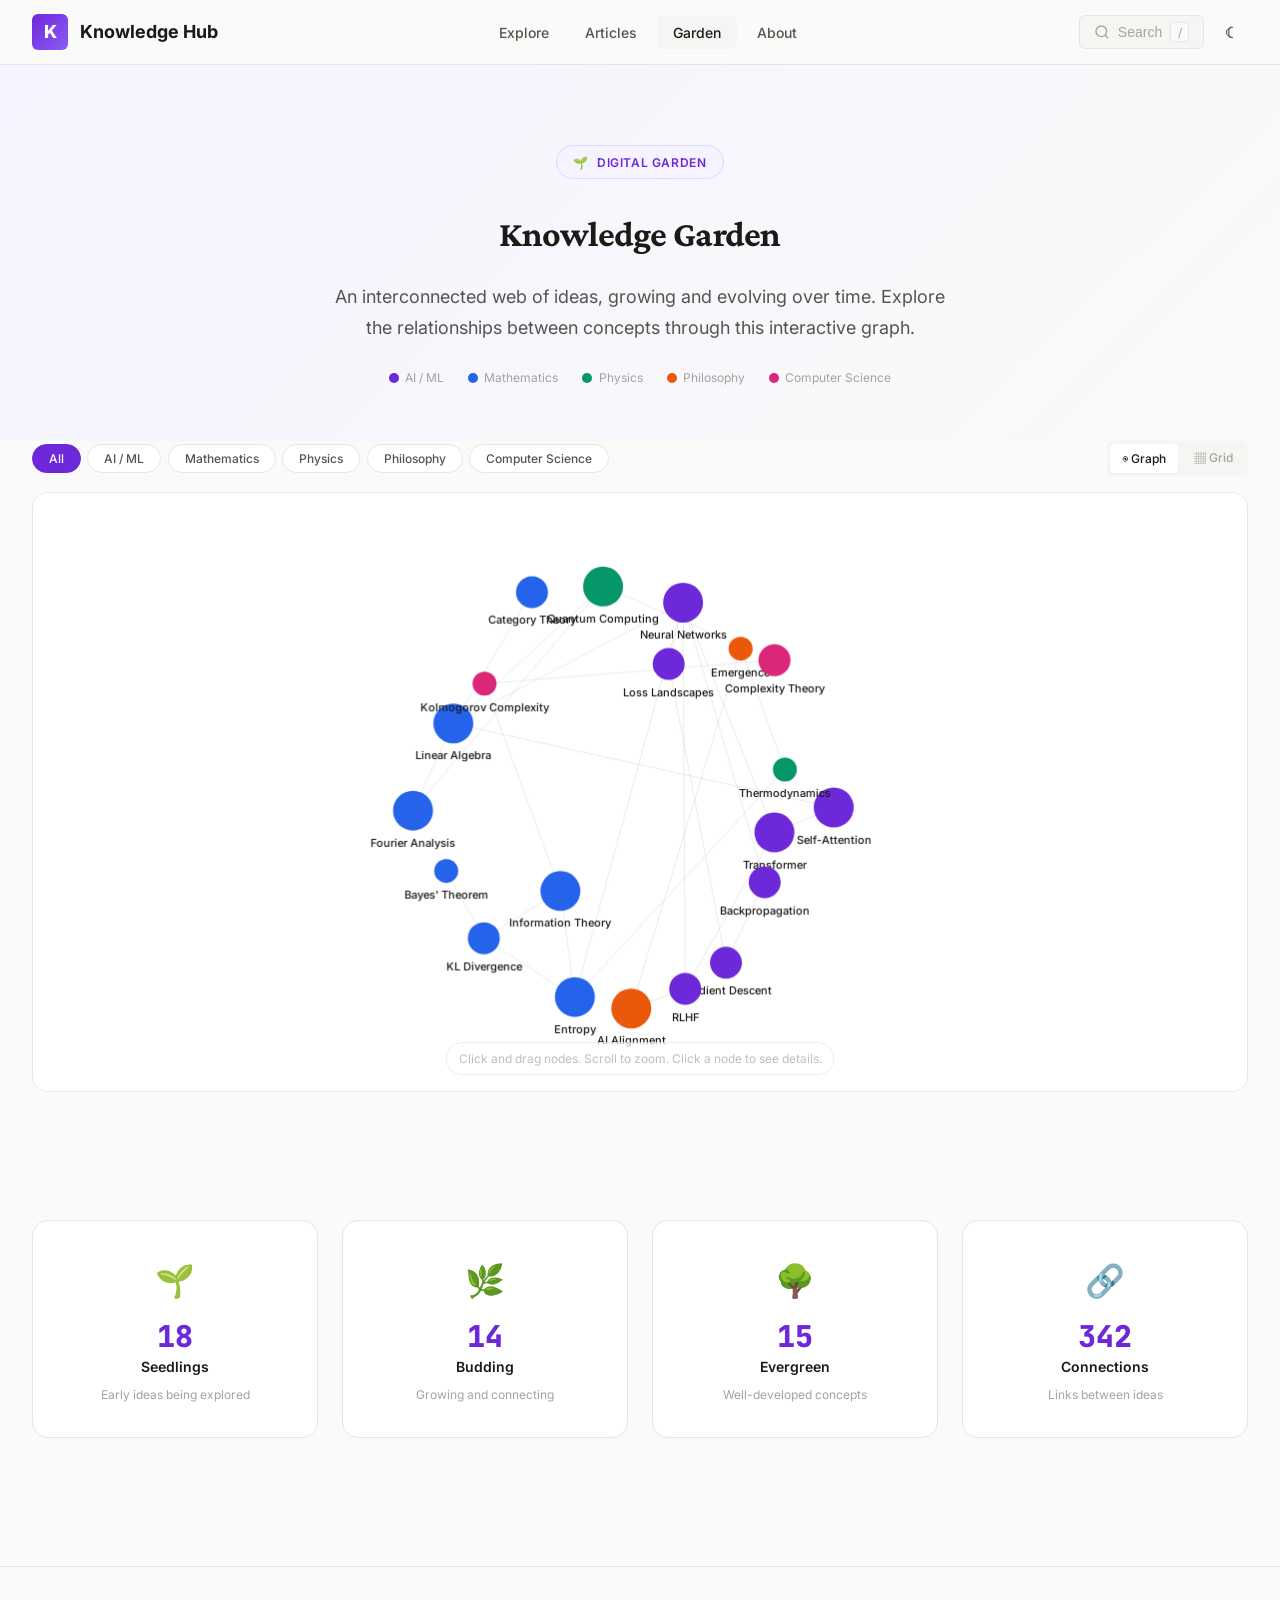
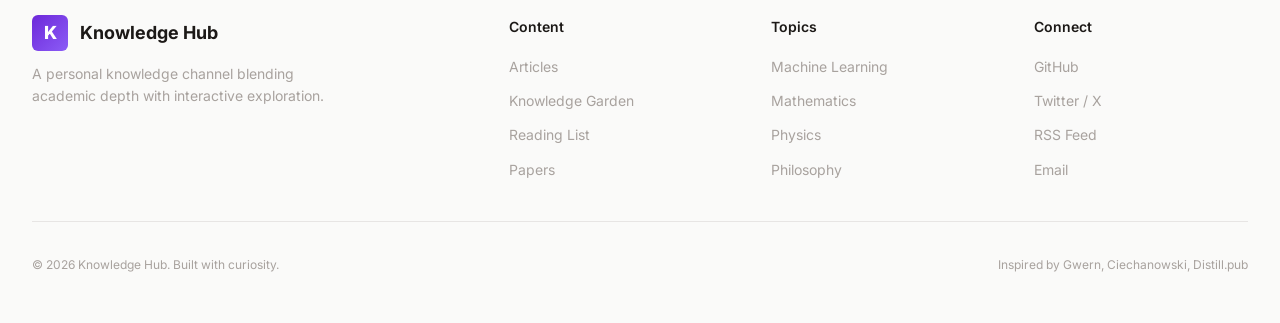
<file: garden.html>
<!DOCTYPE html>
<html lang="zh-CN" data-theme="light">
<head>
  <meta charset="UTF-8">
  <meta name="viewport" content="width=device-width, initial-scale=1.0">
  <title>Knowledge Garden — Knowledge Hub</title>
  <link rel="preconnect" href="https://fonts.googleapis.com">
  <link rel="preconnect" href="https://fonts.gstatic.com" crossorigin>
  <link href="https://fonts.googleapis.com/css2?family=Crimson+Pro:ital,wght@0,400;0,600;0,700;1,400&family=Inter:wght@400;500;600;700;800&family=JetBrains+Mono:wght@400;500&display=swap" rel="stylesheet">
  <link rel="stylesheet" href="css/style.css">
</head>
<body>

  <!-- Header -->
  <header class="site-header">
    <div class="header-inner">
      <a href="index.html" class="site-logo">
        <div class="logo-icon">K</div>
        <span>Knowledge Hub</span>
      </a>
      <nav>
        <ul class="nav-links" id="navLinks">
          <li><a href="index.html">Explore</a></li>
          <li><a href="article.html">Articles</a></li>
          <li><a href="garden.html" class="active">Garden</a></li>
          <li><a href="#">About</a></li>
        </ul>
      </nav>
      <div class="header-actions">
        <button class="search-trigger" id="searchTrigger" aria-label="Search">
          <svg width="16" height="16" viewBox="0 0 24 24" fill="none" stroke="currentColor" stroke-width="2"><circle cx="11" cy="11" r="8"/><path d="m21 21-4.3-4.3"/></svg>
          <span>Search</span>
          <kbd>/</kbd>
        </button>
        <button class="theme-toggle" id="themeToggle" aria-label="Toggle theme">
          <span class="theme-icon">&#9790;</span>
        </button>
        <button class="mobile-menu-btn" id="mobileMenuBtn" aria-label="Menu">&#9776;</button>
      </div>
    </div>
  </header>

  <!-- Search Modal -->
  <div class="search-modal" id="searchModal">
    <div class="search-box">
      <div class="search-input-wrap">
        <svg width="20" height="20" viewBox="0 0 24 24" fill="none" stroke="currentColor" stroke-width="2"><circle cx="11" cy="11" r="8"/><path d="m21 21-4.3-4.3"/></svg>
        <input type="text" class="search-input" id="searchInput" placeholder="Search articles, topics, concepts...">
      </div>
      <div class="search-results" id="searchResults">
        <div class="search-empty">Type to search across all articles and knowledge notes</div>
      </div>
    </div>
  </div>

  <!-- Garden Hero -->
  <section class="garden-hero">
    <div class="garden-hero-content">
      <div class="hero-badge">
        <span>&#127793;</span> Digital Garden
      </div>
      <h1>Knowledge Garden</h1>
      <p>An interconnected web of ideas, growing and evolving over time. Explore the relationships between concepts through this interactive graph.</p>
      <div class="garden-legend-inline">
        <div class="legend-item"><div class="legend-dot" style="background:#6d28d9"></div> AI / ML</div>
        <div class="legend-item"><div class="legend-dot" style="background:#2563eb"></div> Mathematics</div>
        <div class="legend-item"><div class="legend-dot" style="background:#059669"></div> Physics</div>
        <div class="legend-item"><div class="legend-dot" style="background:#ea580c"></div> Philosophy</div>
        <div class="legend-item"><div class="legend-dot" style="background:#db2777"></div> Computer Science</div>
      </div>
    </div>
  </section>

  <!-- Interactive Graph -->
  <section class="section" style="padding-top:0">
    <div class="graph-toolbar">
      <div class="graph-filters">
        <button class="filter-btn active" data-filter="all">All</button>
        <button class="filter-btn" data-filter="ai">AI / ML</button>
        <button class="filter-btn" data-filter="math">Mathematics</button>
        <button class="filter-btn" data-filter="physics">Physics</button>
        <button class="filter-btn" data-filter="philosophy">Philosophy</button>
        <button class="filter-btn" data-filter="cs">Computer Science</button>
      </div>
      <div class="graph-view-toggle">
        <button class="view-btn active" data-view="graph" title="Graph view">&#9673; Graph</button>
        <button class="view-btn" data-view="grid" title="Grid view">&#9638; Grid</button>
      </div>
    </div>

    <div class="graph-container" id="graphView">
      <canvas id="knowledge-graph"></canvas>
      <div class="graph-tooltip" id="graphTooltip" style="display:none">
        <h4 id="tooltipTitle"></h4>
        <p id="tooltipDesc"></p>
        <div id="tooltipMeta"></div>
      </div>
      <div class="graph-hint">Click and drag nodes. Scroll to zoom. Click a node to see details.</div>
    </div>

    <!-- Grid View (hidden by default) -->
    <div class="garden-grid-view" id="gridView" style="display:none">
      <!-- Populated by JS -->
    </div>

    <!-- Node Detail Panel -->
    <div class="node-detail-panel" id="nodeDetail" style="display:none">
      <button class="detail-close" id="detailClose">&times;</button>
      <div class="detail-header">
        <h2 id="detailTitle">Self-Attention</h2>
        <span class="growth-indicator" id="detailGrowth">&#9679; Evergreen</span>
      </div>
      <p id="detailDesc" class="detail-desc">The core mechanism behind transformers...</p>
      <div class="detail-connections">
        <h4>Connected Concepts</h4>
        <div id="detailConnections" class="detail-tags"></div>
      </div>
      <a href="article.html" class="read-more-btn" style="margin-top:1rem">Read Article &rarr;</a>
    </div>
  </section>

  <!-- Stats Section -->
  <section class="section">
    <div class="garden-stats">
      <div class="garden-stat-card">
        <div class="stat-icon">&#127793;</div>
        <div class="stat-number">18</div>
        <div class="stat-label">Seedlings</div>
        <p>Early ideas being explored</p>
      </div>
      <div class="garden-stat-card">
        <div class="stat-icon">&#127807;</div>
        <div class="stat-number">14</div>
        <div class="stat-label">Budding</div>
        <p>Growing and connecting</p>
      </div>
      <div class="garden-stat-card">
        <div class="stat-icon">&#127795;</div>
        <div class="stat-number">15</div>
        <div class="stat-label">Evergreen</div>
        <p>Well-developed concepts</p>
      </div>
      <div class="garden-stat-card">
        <div class="stat-icon">&#128279;</div>
        <div class="stat-number">342</div>
        <div class="stat-label">Connections</div>
        <p>Links between ideas</p>
      </div>
    </div>
  </section>

  <!-- Footer -->
  <footer class="site-footer">
    <div class="footer-inner">
      <div class="footer-brand">
        <a href="index.html" class="site-logo">
          <div class="logo-icon">K</div>
          <span>Knowledge Hub</span>
        </a>
        <p>A personal knowledge channel blending academic depth with interactive exploration.</p>
      </div>
      <div class="footer-col">
        <h4>Content</h4>
        <ul>
          <li><a href="article.html">Articles</a></li>
          <li><a href="garden.html">Knowledge Garden</a></li>
          <li><a href="#">Reading List</a></li>
          <li><a href="#">Papers</a></li>
        </ul>
      </div>
      <div class="footer-col">
        <h4>Topics</h4>
        <ul>
          <li><a href="#">Machine Learning</a></li>
          <li><a href="#">Mathematics</a></li>
          <li><a href="#">Physics</a></li>
          <li><a href="#">Philosophy</a></li>
        </ul>
      </div>
      <div class="footer-col">
        <h4>Connect</h4>
        <ul>
          <li><a href="#">GitHub</a></li>
          <li><a href="#">Twitter / X</a></li>
          <li><a href="#">RSS Feed</a></li>
          <li><a href="#">Email</a></li>
        </ul>
      </div>
    </div>
    <div class="footer-bottom">
      <span>&copy; 2026 Knowledge Hub. Built with curiosity.</span>
      <span>Inspired by Gwern, Ciechanowski, Distill.pub</span>
    </div>
  </footer>

  <script src="js/main.js"></script>
</body>
</html>
</file>
<file: css/style.css>
/* ============================================
   Knowledge Hub — Design System
   Inspired by: Gwern (typography), Ciechanowski (interactivity),
   Appleton (garden metaphor), Comeau (playfulness)
   ============================================ */

/* --- CSS Variables / Theme --- */
:root {
  /* Colors */
  --bg-primary: #fafaf9;
  --bg-secondary: #f5f5f4;
  --bg-card: #ffffff;
  --bg-code: #1e1e2e;
  --text-primary: #1c1917;
  --text-secondary: #57534e;
  --text-muted: #a8a29e;
  --accent: #6d28d9;
  --accent-light: #8b5cf6;
  --accent-bg: #f5f3ff;
  --accent-border: #ddd6fe;
  --border: #e7e5e4;
  --border-light: #f5f5f4;
  --success: #059669;
  --warning: #d97706;
  --error: #dc2626;
  --shadow-sm: 0 1px 2px rgba(0,0,0,0.05);
  --shadow-md: 0 4px 6px -1px rgba(0,0,0,0.07), 0 2px 4px -2px rgba(0,0,0,0.05);
  --shadow-lg: 0 10px 25px -5px rgba(0,0,0,0.08), 0 8px 10px -6px rgba(0,0,0,0.04);
  --shadow-glow: 0 0 20px rgba(109,40,217,0.15);

  /* Typography */
  --font-sans: 'Inter', -apple-system, BlinkMacSystemFont, 'Segoe UI', sans-serif;
  --font-serif: 'Crimson Pro', 'Georgia', serif;
  --font-mono: 'JetBrains Mono', 'Fira Code', monospace;
  --font-size-xs: 0.75rem;
  --font-size-sm: 0.875rem;
  --font-size-base: 1rem;
  --font-size-lg: 1.125rem;
  --font-size-xl: 1.25rem;
  --font-size-2xl: 1.5rem;
  --font-size-3xl: 1.875rem;
  --font-size-4xl: 2.25rem;
  --font-size-5xl: 3rem;
  --line-height: 1.75;

  /* Spacing */
  --content-width: 720px;
  --wide-width: 1080px;
  --max-width: 1280px;

  /* Transitions */
  --transition: 0.2s cubic-bezier(0.4, 0, 0.2, 1);
  --transition-slow: 0.4s cubic-bezier(0.4, 0, 0.2, 1);

  /* Radius */
  --radius-sm: 6px;
  --radius-md: 10px;
  --radius-lg: 16px;
  --radius-xl: 24px;
}

/* Dark Mode */
[data-theme="dark"] {
  --bg-primary: #0c0a09;
  --bg-secondary: #1c1917;
  --bg-card: #1c1917;
  --text-primary: #fafaf9;
  --text-secondary: #a8a29e;
  --text-muted: #78716c;
  --accent: #a78bfa;
  --accent-light: #c4b5fd;
  --accent-bg: #1e1533;
  --accent-border: #3b2d6b;
  --border: #292524;
  --border-light: #1c1917;
  --shadow-sm: 0 1px 2px rgba(0,0,0,0.3);
  --shadow-md: 0 4px 6px rgba(0,0,0,0.4);
  --shadow-lg: 0 10px 25px rgba(0,0,0,0.5);
  --shadow-glow: 0 0 25px rgba(167,139,250,0.2);
}

/* --- Reset & Base --- */
*, *::before, *::after {
  margin: 0;
  padding: 0;
  box-sizing: border-box;
}

html {
  scroll-behavior: smooth;
  -webkit-font-smoothing: antialiased;
  -moz-osx-font-smoothing: grayscale;
}

body {
  font-family: var(--font-sans);
  font-size: var(--font-size-base);
  line-height: var(--line-height);
  color: var(--text-primary);
  background: var(--bg-primary);
  transition: background var(--transition), color var(--transition);
  overflow-x: hidden;
}

a {
  color: var(--accent);
  text-decoration: none;
  transition: color var(--transition);
}
a:hover {
  color: var(--accent-light);
}

img {
  max-width: 100%;
  height: auto;
}

/* --- Reading Progress Bar --- */
.reading-progress {
  position: fixed;
  top: 0;
  left: 0;
  width: 0%;
  height: 3px;
  background: linear-gradient(90deg, var(--accent), var(--accent-light));
  z-index: 1000;
  transition: width 0.1s linear;
}

/* --- Header / Navigation --- */
.site-header {
  position: sticky;
  top: 0;
  z-index: 100;
  background: rgba(250,250,249,0.85);
  backdrop-filter: blur(12px);
  -webkit-backdrop-filter: blur(12px);
  border-bottom: 1px solid var(--border);
  transition: background var(--transition), border var(--transition);
}

[data-theme="dark"] .site-header {
  background: rgba(12,10,9,0.85);
}

.header-inner {
  max-width: var(--max-width);
  margin: 0 auto;
  padding: 0 2rem;
  height: 64px;
  display: flex;
  align-items: center;
  justify-content: space-between;
}

.site-logo {
  display: flex;
  align-items: center;
  gap: 0.75rem;
  font-weight: 700;
  font-size: var(--font-size-lg);
  color: var(--text-primary);
  text-decoration: none;
}

.logo-icon {
  width: 36px;
  height: 36px;
  background: linear-gradient(135deg, var(--accent), var(--accent-light));
  border-radius: var(--radius-sm);
  display: flex;
  align-items: center;
  justify-content: center;
  color: white;
  font-size: 18px;
  font-weight: 800;
}

.nav-links {
  display: flex;
  align-items: center;
  gap: 0.25rem;
  list-style: none;
}

.nav-links a {
  padding: 0.5rem 1rem;
  color: var(--text-secondary);
  font-size: var(--font-size-sm);
  font-weight: 500;
  border-radius: var(--radius-sm);
  transition: all var(--transition);
}
.nav-links a:hover, .nav-links a.active {
  color: var(--text-primary);
  background: var(--bg-secondary);
}

.header-actions {
  display: flex;
  align-items: center;
  gap: 0.5rem;
}

/* Search trigger */
.search-trigger {
  display: flex;
  align-items: center;
  gap: 0.5rem;
  padding: 0.4rem 0.875rem;
  background: var(--bg-secondary);
  border: 1px solid var(--border);
  border-radius: var(--radius-sm);
  color: var(--text-muted);
  font-size: var(--font-size-sm);
  cursor: pointer;
  transition: all var(--transition);
}
.search-trigger:hover {
  border-color: var(--accent);
  color: var(--text-secondary);
}
.search-trigger kbd {
  font-family: var(--font-sans);
  font-size: var(--font-size-xs);
  padding: 0.1rem 0.4rem;
  background: var(--bg-primary);
  border: 1px solid var(--border);
  border-radius: 4px;
}

/* Theme toggle */
.theme-toggle {
  width: 36px;
  height: 36px;
  display: flex;
  align-items: center;
  justify-content: center;
  border: none;
  background: transparent;
  color: var(--text-secondary);
  cursor: pointer;
  border-radius: var(--radius-sm);
  font-size: 18px;
  transition: all var(--transition);
}
.theme-toggle:hover {
  background: var(--bg-secondary);
  color: var(--text-primary);
}

/* --- Search Modal --- */
.search-modal {
  display: none;
  position: fixed;
  inset: 0;
  z-index: 200;
  background: rgba(0,0,0,0.5);
  backdrop-filter: blur(4px);
  align-items: flex-start;
  justify-content: center;
  padding-top: 15vh;
}
.search-modal.active {
  display: flex;
}
.search-box {
  width: 90%;
  max-width: 600px;
  background: var(--bg-card);
  border-radius: var(--radius-lg);
  box-shadow: var(--shadow-lg);
  overflow: hidden;
  animation: modalIn 0.2s ease-out;
}
@keyframes modalIn {
  from { opacity: 0; transform: translateY(-10px) scale(0.98); }
  to { opacity: 1; transform: translateY(0) scale(1); }
}
.search-input-wrap {
  display: flex;
  align-items: center;
  padding: 1rem 1.25rem;
  gap: 0.75rem;
  border-bottom: 1px solid var(--border);
}
.search-input-wrap svg {
  color: var(--text-muted);
  flex-shrink: 0;
}
.search-input {
  flex: 1;
  border: none;
  outline: none;
  background: transparent;
  font-size: var(--font-size-lg);
  color: var(--text-primary);
  font-family: var(--font-sans);
}
.search-results {
  max-height: 400px;
  overflow-y: auto;
  padding: 0.5rem;
}
.search-result-item {
  display: block;
  padding: 0.75rem 1rem;
  border-radius: var(--radius-sm);
  cursor: pointer;
  transition: background var(--transition);
}
.search-result-item:hover {
  background: var(--accent-bg);
}
.search-result-item h4 {
  font-size: var(--font-size-sm);
  font-weight: 600;
  margin-bottom: 0.2rem;
}
.search-result-item p {
  font-size: var(--font-size-xs);
  color: var(--text-muted);
}
.search-empty {
  padding: 2rem;
  text-align: center;
  color: var(--text-muted);
  font-size: var(--font-size-sm);
}

/* --- Hero Section --- */
.hero {
  padding: 6rem 2rem 4rem;
  text-align: center;
  position: relative;
  overflow: hidden;
}

.hero-bg {
  position: absolute;
  inset: 0;
  background: radial-gradient(ellipse at 50% 0%, var(--accent-bg) 0%, transparent 70%);
  pointer-events: none;
}

.hero-content {
  position: relative;
  max-width: var(--wide-width);
  margin: 0 auto;
}

.hero-badge {
  display: inline-flex;
  align-items: center;
  gap: 0.5rem;
  padding: 0.35rem 1rem;
  background: var(--accent-bg);
  border: 1px solid var(--accent-border);
  border-radius: 100px;
  font-size: var(--font-size-xs);
  font-weight: 600;
  color: var(--accent);
  margin-bottom: 1.5rem;
  letter-spacing: 0.05em;
  text-transform: uppercase;
}

.hero h1 {
  font-family: var(--font-serif);
  font-size: clamp(2.5rem, 6vw, var(--font-size-5xl));
  font-weight: 700;
  line-height: 1.15;
  margin-bottom: 1.25rem;
  letter-spacing: -0.02em;
}

.hero h1 .gradient-text {
  background: linear-gradient(135deg, var(--accent), var(--accent-light), #ec4899);
  -webkit-background-clip: text;
  -webkit-text-fill-color: transparent;
  background-clip: text;
}

.hero-subtitle {
  font-size: var(--font-size-lg);
  color: var(--text-secondary);
  max-width: 600px;
  margin: 0 auto 2rem;
  line-height: 1.7;
}

.hero-stats {
  display: flex;
  justify-content: center;
  gap: 3rem;
  margin-top: 2.5rem;
}

.hero-stat {
  text-align: center;
}
.hero-stat .number {
  font-size: var(--font-size-2xl);
  font-weight: 700;
  color: var(--accent);
  font-family: var(--font-mono);
}
.hero-stat .label {
  font-size: var(--font-size-xs);
  color: var(--text-muted);
  text-transform: uppercase;
  letter-spacing: 0.1em;
  margin-top: 0.25rem;
}

/* Floating particles (decorative) */
.hero-particles {
  position: absolute;
  inset: 0;
  pointer-events: none;
  overflow: hidden;
}
.particle {
  position: absolute;
  width: 6px;
  height: 6px;
  border-radius: 50%;
  background: var(--accent);
  opacity: 0.2;
  animation: float 8s infinite ease-in-out;
}
.particle:nth-child(2) { animation-delay: -2s; left: 20%; top: 30%; width: 4px; height: 4px; }
.particle:nth-child(3) { animation-delay: -4s; left: 70%; top: 20%; width: 8px; height: 8px; opacity: 0.1; }
.particle:nth-child(4) { animation-delay: -6s; left: 85%; top: 60%; }
.particle:nth-child(5) { animation-delay: -1s; left: 10%; top: 70%; width: 5px; height: 5px; }
@keyframes float {
  0%, 100% { transform: translateY(0px) rotate(0deg); }
  33% { transform: translateY(-20px) rotate(5deg); }
  66% { transform: translateY(10px) rotate(-3deg); }
}

/* --- Section Layout --- */
.section {
  padding: 4rem 2rem;
  max-width: var(--max-width);
  margin: 0 auto;
}

.section-header {
  display: flex;
  align-items: baseline;
  justify-content: space-between;
  margin-bottom: 2rem;
}

.section-title {
  font-family: var(--font-serif);
  font-size: var(--font-size-2xl);
  font-weight: 700;
  letter-spacing: -0.01em;
}

.section-link {
  font-size: var(--font-size-sm);
  font-weight: 500;
  color: var(--accent);
}

/* --- Article Cards --- */
.articles-grid {
  display: grid;
  grid-template-columns: repeat(auto-fill, minmax(340px, 1fr));
  gap: 1.5rem;
}

.article-card {
  background: var(--bg-card);
  border: 1px solid var(--border);
  border-radius: var(--radius-lg);
  overflow: hidden;
  transition: all var(--transition);
  cursor: pointer;
  text-decoration: none;
  color: inherit;
  display: flex;
  flex-direction: column;
}

.article-card:hover {
  border-color: var(--accent-border);
  box-shadow: var(--shadow-glow);
  transform: translateY(-2px);
}

.card-image {
  height: 200px;
  background: linear-gradient(135deg, var(--accent-bg), var(--bg-secondary));
  display: flex;
  align-items: center;
  justify-content: center;
  position: relative;
  overflow: hidden;
}

.card-image .card-icon {
  font-size: 3rem;
  opacity: 0.6;
}

.card-image-pattern {
  position: absolute;
  inset: 0;
  opacity: 0.08;
}

.card-body {
  padding: 1.5rem;
  flex: 1;
  display: flex;
  flex-direction: column;
}

.card-tags {
  display: flex;
  gap: 0.5rem;
  margin-bottom: 0.75rem;
  flex-wrap: wrap;
}

.tag {
  font-size: var(--font-size-xs);
  padding: 0.2rem 0.6rem;
  border-radius: 100px;
  font-weight: 500;
}
.tag-purple { background: #f3e8ff; color: #7c3aed; }
.tag-blue { background: #dbeafe; color: #2563eb; }
.tag-green { background: #dcfce7; color: #16a34a; }
.tag-orange { background: #ffedd5; color: #ea580c; }
.tag-pink { background: #fce7f3; color: #db2777; }

[data-theme="dark"] .tag-purple { background: #2e1065; color: #c4b5fd; }
[data-theme="dark"] .tag-blue { background: #172554; color: #93c5fd; }
[data-theme="dark"] .tag-green { background: #052e16; color: #86efac; }
[data-theme="dark"] .tag-orange { background: #431407; color: #fdba74; }
[data-theme="dark"] .tag-pink { background: #500724; color: #f9a8d4; }

.card-title {
  font-size: var(--font-size-lg);
  font-weight: 650;
  margin-bottom: 0.5rem;
  line-height: 1.4;
}

.card-excerpt {
  font-size: var(--font-size-sm);
  color: var(--text-secondary);
  line-height: 1.65;
  flex: 1;
}

.card-meta {
  display: flex;
  align-items: center;
  justify-content: space-between;
  margin-top: 1rem;
  padding-top: 1rem;
  border-top: 1px solid var(--border-light);
  font-size: var(--font-size-xs);
  color: var(--text-muted);
}

.card-meta-left {
  display: flex;
  align-items: center;
  gap: 0.5rem;
}

.growth-indicator {
  display: inline-flex;
  align-items: center;
  gap: 0.3rem;
  font-size: var(--font-size-xs);
  color: var(--success);
}
.growth-indicator.budding { color: var(--warning); }
.growth-indicator.seedling { color: var(--text-muted); }

/* --- Featured Article (Large Card) --- */
.featured-card {
  display: grid;
  grid-template-columns: 1fr 1fr;
  background: var(--bg-card);
  border: 1px solid var(--border);
  border-radius: var(--radius-lg);
  overflow: hidden;
  transition: all var(--transition);
  margin-bottom: 2rem;
}

.featured-card:hover {
  border-color: var(--accent-border);
  box-shadow: var(--shadow-glow);
}

.featured-visual {
  background: linear-gradient(135deg, #1e1b4b, #4c1d95, #6d28d9);
  padding: 3rem;
  display: flex;
  align-items: center;
  justify-content: center;
  position: relative;
  min-height: 320px;
}

.featured-visual canvas {
  position: absolute;
  inset: 0;
  width: 100%;
  height: 100%;
}

.featured-body {
  padding: 2.5rem;
  display: flex;
  flex-direction: column;
  justify-content: center;
}

.featured-body .card-tags {
  margin-bottom: 1rem;
}

.featured-body .card-title {
  font-size: var(--font-size-2xl);
  font-family: var(--font-serif);
  margin-bottom: 0.75rem;
}

.featured-body .card-excerpt {
  font-size: var(--font-size-base);
  margin-bottom: 1.5rem;
}

.read-more-btn {
  display: inline-flex;
  align-items: center;
  gap: 0.5rem;
  padding: 0.6rem 1.25rem;
  background: var(--accent);
  color: white;
  border-radius: var(--radius-sm);
  font-size: var(--font-size-sm);
  font-weight: 600;
  transition: all var(--transition);
  width: fit-content;
}
.read-more-btn:hover {
  background: var(--accent-light);
  color: white;
  transform: translateX(2px);
}

/* --- Interactive Demo Section --- */
.demo-section {
  background: var(--bg-secondary);
  border-radius: var(--radius-xl);
  padding: 3rem;
  margin: 2rem 0;
}

.demo-header {
  text-align: center;
  margin-bottom: 2rem;
}

.demo-header h2 {
  font-family: var(--font-serif);
  font-size: var(--font-size-2xl);
  margin-bottom: 0.5rem;
}

.demo-header p {
  color: var(--text-secondary);
  font-size: var(--font-size-sm);
}

.demo-tabs {
  display: flex;
  justify-content: center;
  gap: 0.5rem;
  margin-bottom: 2rem;
}

.demo-tab {
  padding: 0.5rem 1.25rem;
  border: 1px solid var(--border);
  background: var(--bg-card);
  border-radius: 100px;
  font-size: var(--font-size-sm);
  font-weight: 500;
  cursor: pointer;
  transition: all var(--transition);
  color: var(--text-secondary);
  font-family: var(--font-sans);
}
.demo-tab:hover, .demo-tab.active {
  background: var(--accent);
  color: white;
  border-color: var(--accent);
}

.demo-canvas-wrap {
  background: var(--bg-card);
  border: 1px solid var(--border);
  border-radius: var(--radius-lg);
  overflow: hidden;
  min-height: 400px;
  position: relative;
}

#demo-canvas {
  width: 100%;
  height: 400px;
  display: block;
}

.demo-controls {
  display: flex;
  align-items: center;
  justify-content: center;
  gap: 1.5rem;
  padding: 1rem;
  border-top: 1px solid var(--border);
}

.demo-control {
  display: flex;
  align-items: center;
  gap: 0.5rem;
  font-size: var(--font-size-sm);
  color: var(--text-secondary);
}

.demo-control input[type="range"] {
  -webkit-appearance: none;
  width: 120px;
  height: 4px;
  background: var(--border);
  border-radius: 2px;
  outline: none;
}
.demo-control input[type="range"]::-webkit-slider-thumb {
  -webkit-appearance: none;
  width: 16px;
  height: 16px;
  background: var(--accent);
  border-radius: 50%;
  cursor: pointer;
}

/* --- Knowledge Garden --- */
.garden-section {
  padding: 4rem 2rem;
  max-width: var(--max-width);
  margin: 0 auto;
}

.garden-grid {
  display: grid;
  grid-template-columns: repeat(auto-fill, minmax(220px, 1fr));
  gap: 1rem;
}

.garden-node {
  background: var(--bg-card);
  border: 1px solid var(--border);
  border-radius: var(--radius-md);
  padding: 1.25rem;
  transition: all var(--transition);
  cursor: pointer;
  position: relative;
}

.garden-node:hover {
  border-color: var(--accent-border);
  box-shadow: var(--shadow-md);
  transform: translateY(-1px);
}

.garden-node-header {
  display: flex;
  align-items: center;
  justify-content: space-between;
  margin-bottom: 0.5rem;
}

.garden-node h4 {
  font-size: var(--font-size-sm);
  font-weight: 600;
}

.garden-node p {
  font-size: var(--font-size-xs);
  color: var(--text-muted);
  line-height: 1.5;
}

.node-connections {
  display: flex;
  gap: 0.3rem;
  margin-top: 0.75rem;
}

.node-dot {
  width: 6px;
  height: 6px;
  border-radius: 50%;
  background: var(--accent);
  opacity: 0.4;
}

/* --- Article Page Styles --- */
.article-header {
  max-width: var(--content-width);
  margin: 0 auto;
  padding: 4rem 2rem 2rem;
}

.article-header .card-tags {
  margin-bottom: 1rem;
}

.article-header h1 {
  font-family: var(--font-serif);
  font-size: clamp(2rem, 4vw, var(--font-size-4xl));
  font-weight: 700;
  line-height: 1.2;
  margin-bottom: 1rem;
  letter-spacing: -0.02em;
}

.article-meta-bar {
  display: flex;
  align-items: center;
  gap: 1.5rem;
  font-size: var(--font-size-sm);
  color: var(--text-muted);
  padding-bottom: 2rem;
  border-bottom: 1px solid var(--border);
}

.author-info {
  display: flex;
  align-items: center;
  gap: 0.5rem;
}

.author-avatar {
  width: 32px;
  height: 32px;
  border-radius: 50%;
  background: linear-gradient(135deg, var(--accent), var(--accent-light));
  display: flex;
  align-items: center;
  justify-content: center;
  color: white;
  font-size: var(--font-size-xs);
  font-weight: 700;
}

/* Article Content */
.article-layout {
  max-width: var(--wide-width);
  margin: 0 auto;
  padding: 2rem;
  display: grid;
  grid-template-columns: 200px var(--content-width) 1fr;
  gap: 2rem;
}

/* Table of Contents (sidebar) */
.toc-sidebar {
  position: sticky;
  top: 80px;
  align-self: start;
  max-height: calc(100vh - 100px);
  overflow-y: auto;
}

.toc-title {
  font-size: var(--font-size-xs);
  font-weight: 600;
  text-transform: uppercase;
  letter-spacing: 0.1em;
  color: var(--text-muted);
  margin-bottom: 0.75rem;
}

.toc-list {
  list-style: none;
}

.toc-list li {
  margin-bottom: 0.25rem;
}

.toc-list a {
  font-size: var(--font-size-xs);
  color: var(--text-muted);
  padding: 0.25rem 0.5rem;
  border-left: 2px solid transparent;
  display: block;
  transition: all var(--transition);
}

.toc-list a:hover, .toc-list a.active {
  color: var(--accent);
  border-left-color: var(--accent);
}

.toc-list .toc-h3 {
  padding-left: 1.25rem;
}

/* Article prose */
.article-content {
  min-width: 0;
}

.prose h2 {
  font-family: var(--font-serif);
  font-size: var(--font-size-2xl);
  font-weight: 700;
  margin: 3rem 0 1rem;
  letter-spacing: -0.01em;
}

.prose h3 {
  font-size: var(--font-size-xl);
  font-weight: 600;
  margin: 2rem 0 0.75rem;
}

.prose p {
  margin-bottom: 1.25rem;
  line-height: var(--line-height);
}

.prose ul, .prose ol {
  margin-bottom: 1.25rem;
  padding-left: 1.5rem;
}

.prose li {
  margin-bottom: 0.5rem;
}

.prose blockquote {
  border-left: 3px solid var(--accent);
  padding: 0.75rem 1.25rem;
  background: var(--accent-bg);
  border-radius: 0 var(--radius-sm) var(--radius-sm) 0;
  margin: 1.5rem 0;
  font-style: italic;
  color: var(--text-secondary);
}

.prose code {
  font-family: var(--font-mono);
  font-size: 0.9em;
  background: var(--bg-secondary);
  padding: 0.15rem 0.4rem;
  border-radius: 4px;
  color: var(--accent);
}

.prose pre {
  background: var(--bg-code);
  border-radius: var(--radius-md);
  padding: 1.25rem 1.5rem;
  overflow-x: auto;
  margin: 1.5rem 0;
  position: relative;
}

.prose pre code {
  background: none;
  padding: 0;
  color: #a6e3a1;
  font-size: var(--font-size-sm);
  line-height: 1.6;
}

.code-block-header {
  display: flex;
  align-items: center;
  justify-content: space-between;
  background: #181825;
  padding: 0.5rem 1rem;
  border-radius: var(--radius-md) var(--radius-md) 0 0;
  font-size: var(--font-size-xs);
  color: #6c7086;
}

.copy-btn {
  background: none;
  border: none;
  color: #6c7086;
  cursor: pointer;
  font-size: var(--font-size-xs);
  font-family: var(--font-sans);
  padding: 0.2rem 0.5rem;
  border-radius: 4px;
  transition: all var(--transition);
}
.copy-btn:hover {
  background: rgba(255,255,255,0.1);
  color: #cdd6f4;
}

/* Sidenotes (Gwern-inspired) */
.sidenote {
  font-size: var(--font-size-xs);
  color: var(--text-muted);
  line-height: 1.5;
  padding: 0.75rem;
  background: var(--bg-secondary);
  border-radius: var(--radius-sm);
  margin-top: 0.5rem;
  border-left: 2px solid var(--accent);
}

/* Math blocks */
.math-block {
  overflow-x: auto;
  padding: 1.5rem;
  margin: 1.5rem 0;
  background: var(--bg-secondary);
  border-radius: var(--radius-md);
  text-align: center;
}

/* Interactive figure */
.interactive-figure {
  background: var(--bg-card);
  border: 1px solid var(--border);
  border-radius: var(--radius-lg);
  overflow: hidden;
  margin: 2rem 0;
}

.figure-canvas {
  width: 100%;
  height: 300px;
  display: block;
}

.figure-controls {
  display: flex;
  align-items: center;
  justify-content: center;
  gap: 1.5rem;
  padding: 1rem;
  border-top: 1px solid var(--border);
  background: var(--bg-secondary);
}

.figure-caption {
  padding: 0.75rem 1.25rem;
  font-size: var(--font-size-sm);
  color: var(--text-secondary);
  text-align: center;
  font-style: italic;
}

/* Callout boxes */
.callout {
  padding: 1.25rem 1.5rem;
  border-radius: var(--radius-md);
  margin: 1.5rem 0;
  display: flex;
  gap: 0.75rem;
}

.callout-icon {
  font-size: 1.25rem;
  flex-shrink: 0;
  margin-top: 0.1rem;
}

.callout-info {
  background: #eff6ff;
  border: 1px solid #bfdbfe;
}
.callout-warning {
  background: #fffbeb;
  border: 1px solid #fde68a;
}
.callout-tip {
  background: #f0fdf4;
  border: 1px solid #bbf7d0;
}

[data-theme="dark"] .callout-info { background: #172554; border-color: #1e3a5f; }
[data-theme="dark"] .callout-warning { background: #422006; border-color: #713f12; }
[data-theme="dark"] .callout-tip { background: #052e16; border-color: #14532d; }

/* --- Giscus Comments Section --- */
.comments-section {
  max-width: var(--content-width);
  margin: 3rem auto;
  padding: 0 2rem;
}

.comments-section h3 {
  font-family: var(--font-serif);
  font-size: var(--font-size-xl);
  margin-bottom: 1.5rem;
  padding-bottom: 1rem;
  border-bottom: 1px solid var(--border);
}

/* --- Knowledge Graph Page --- */
.graph-container {
  width: 100%;
  height: 600px;
  background: var(--bg-card);
  border: 1px solid var(--border);
  border-radius: var(--radius-lg);
  overflow: hidden;
  position: relative;
}

#knowledge-graph {
  width: 100%;
  height: 100%;
}

.graph-legend {
  position: absolute;
  top: 1rem;
  left: 1rem;
  background: var(--bg-card);
  border: 1px solid var(--border);
  border-radius: var(--radius-sm);
  padding: 0.75rem 1rem;
  font-size: var(--font-size-xs);
}

.legend-item {
  display: flex;
  align-items: center;
  gap: 0.5rem;
  margin-bottom: 0.3rem;
}

.legend-dot {
  width: 8px;
  height: 8px;
  border-radius: 50%;
}

/* --- Footer --- */
.site-footer {
  border-top: 1px solid var(--border);
  padding: 3rem 2rem;
  margin-top: 4rem;
}

.footer-inner {
  max-width: var(--max-width);
  margin: 0 auto;
  display: grid;
  grid-template-columns: 2fr 1fr 1fr 1fr;
  gap: 3rem;
}

.footer-brand p {
  font-size: var(--font-size-sm);
  color: var(--text-muted);
  margin-top: 0.75rem;
  max-width: 300px;
  line-height: 1.6;
}

.footer-col h4 {
  font-size: var(--font-size-sm);
  font-weight: 600;
  margin-bottom: 0.75rem;
}

.footer-col ul {
  list-style: none;
}

.footer-col li {
  margin-bottom: 0.4rem;
}

.footer-col a {
  font-size: var(--font-size-sm);
  color: var(--text-muted);
  transition: color var(--transition);
}
.footer-col a:hover {
  color: var(--accent);
}

.footer-bottom {
  max-width: var(--max-width);
  margin: 2rem auto 0;
  padding-top: 2rem;
  border-top: 1px solid var(--border);
  display: flex;
  justify-content: space-between;
  font-size: var(--font-size-xs);
  color: var(--text-muted);
}

/* --- Animations --- */
.fade-in {
  opacity: 0;
  transform: translateY(20px);
  transition: opacity 0.6s ease-out, transform 0.6s ease-out;
}
.fade-in.visible {
  opacity: 1;
  transform: translateY(0);
}

/* Stagger children */
.stagger-children > * {
  opacity: 0;
  transform: translateY(15px);
  transition: opacity 0.4s ease-out, transform 0.4s ease-out;
}
.stagger-children.visible > *:nth-child(1) { transition-delay: 0.05s; }
.stagger-children.visible > *:nth-child(2) { transition-delay: 0.1s; }
.stagger-children.visible > *:nth-child(3) { transition-delay: 0.15s; }
.stagger-children.visible > *:nth-child(4) { transition-delay: 0.2s; }
.stagger-children.visible > *:nth-child(5) { transition-delay: 0.25s; }
.stagger-children.visible > *:nth-child(6) { transition-delay: 0.3s; }
.stagger-children.visible > * {
  opacity: 0;
  transform: translateY(15px);
}
.stagger-children.visible > * {
  opacity: 1;
  transform: translateY(0);
}

/* --- Mobile Navigation --- */
.mobile-menu-btn {
  display: none;
  width: 36px;
  height: 36px;
  align-items: center;
  justify-content: center;
  border: none;
  background: transparent;
  color: var(--text-primary);
  cursor: pointer;
  font-size: 22px;
}

/* --- Responsive --- */
@media (max-width: 1024px) {
  .article-layout {
    grid-template-columns: 1fr;
  }
  .toc-sidebar {
    display: none;
  }
  .featured-card {
    grid-template-columns: 1fr;
  }
  .featured-visual {
    min-height: 200px;
  }
  .footer-inner {
    grid-template-columns: 1fr 1fr;
  }
}

@media (max-width: 768px) {
  .nav-links {
    display: none;
  }
  .mobile-menu-btn {
    display: flex;
  }
  .nav-links.mobile-open {
    display: flex;
    flex-direction: column;
    position: absolute;
    top: 64px;
    left: 0;
    right: 0;
    background: var(--bg-primary);
    border-bottom: 1px solid var(--border);
    padding: 1rem;
    gap: 0.25rem;
  }
  .hero {
    padding: 3rem 1.5rem 2rem;
  }
  .hero-stats {
    gap: 1.5rem;
  }
  .articles-grid {
    grid-template-columns: 1fr;
  }
  .garden-grid {
    grid-template-columns: 1fr 1fr;
  }
  .search-trigger span {
    display: none;
  }
  .footer-inner {
    grid-template-columns: 1fr;
    gap: 2rem;
  }
  .footer-bottom {
    flex-direction: column;
    gap: 0.5rem;
  }
  .section {
    padding: 2.5rem 1.25rem;
  }
}

@media (max-width: 480px) {
  .garden-grid {
    grid-template-columns: 1fr;
  }
}

/* ============================================
   ENHANCED VISUAL DESIGN
   Article Hero, Garden, Comments, Polish
   ============================================ */

/* --- Article Hero Banner --- */
.article-hero-banner {
  position: relative;
  background: linear-gradient(135deg, #1e1b4b 0%, #4c1d95 40%, #6d28d9 70%, #7c3aed 100%);
  padding: 5rem 2rem 3rem;
  overflow: hidden;
  min-height: 420px;
  display: flex;
  align-items: flex-end;
}

.article-hero-bg {
  position: absolute;
  inset: 0;
}

.article-hero-bg canvas {
  width: 100%;
  height: 100%;
  display: block;
}

.article-hero-content {
  position: relative;
  z-index: 2;
  max-width: var(--content-width);
  margin: 0 auto;
  width: 100%;
}

.article-hero-content .card-tags .tag {
  background: rgba(255,255,255,0.15);
  color: #e9d5ff;
  backdrop-filter: blur(4px);
}

.article-hero-content h1 {
  font-family: var(--font-serif);
  font-size: clamp(2rem, 4.5vw, 3rem);
  font-weight: 700;
  line-height: 1.2;
  color: #ffffff;
  margin-bottom: 1rem;
  letter-spacing: -0.02em;
}

.article-hero-subtitle {
  font-size: var(--font-size-lg);
  color: rgba(255,255,255,0.75);
  line-height: 1.7;
  margin-bottom: 1.5rem;
  max-width: 600px;
}

.article-hero-content .article-meta-bar {
  border-bottom: none;
  padding-bottom: 0;
  color: rgba(255,255,255,0.6);
}

.article-hero-content .author-avatar {
  border: 2px solid rgba(255,255,255,0.2);
}

.article-hero-content .growth-indicator {
  color: #86efac;
}

/* --- Right Sidebar for sidenotes --- */
.right-sidebar {
  display: block;
}

@media (max-width: 1024px) {
  .right-sidebar {
    display: none;
  }
}

/* --- References --- */
.references-list {
  border-top: 1px solid var(--border);
  padding-top: 1rem;
}

.reference-item {
  display: flex;
  gap: 0.75rem;
  margin-bottom: 0.75rem;
  font-size: var(--font-size-sm);
  line-height: 1.6;
}

.ref-number {
  color: var(--accent);
  font-weight: 600;
  font-family: var(--font-mono);
  font-size: var(--font-size-xs);
  flex-shrink: 0;
  margin-top: 2px;
}

/* --- Article Footer Actions --- */
.article-footer-actions {
  margin-top: 3rem;
  padding-top: 2rem;
  border-top: 1px solid var(--border);
}

.share-section {
  display: flex;
  align-items: center;
  gap: 1rem;
  margin-bottom: 2rem;
}

.share-label {
  font-size: var(--font-size-sm);
  color: var(--text-muted);
  font-weight: 500;
}

.share-buttons {
  display: flex;
  gap: 0.5rem;
}

.share-btn {
  padding: 0.4rem 1rem;
  border: 1px solid var(--border);
  background: var(--bg-card);
  border-radius: 100px;
  font-size: var(--font-size-xs);
  color: var(--text-secondary);
  cursor: pointer;
  font-family: var(--font-sans);
  transition: all var(--transition);
}

.share-btn:hover {
  border-color: var(--accent);
  color: var(--accent);
}

.article-nav {
  display: grid;
  grid-template-columns: 1fr 1fr;
  gap: 1rem;
}

.article-nav-link {
  padding: 1.25rem;
  border: 1px solid var(--border);
  border-radius: var(--radius-md);
  transition: all var(--transition);
  text-decoration: none;
}

.article-nav-link:hover {
  border-color: var(--accent-border);
  box-shadow: var(--shadow-md);
}

.article-nav-link .nav-dir {
  display: block;
  font-size: var(--font-size-xs);
  color: var(--text-muted);
  margin-bottom: 0.3rem;
}

.article-nav-link .nav-title {
  display: block;
  font-size: var(--font-size-sm);
  font-weight: 600;
  color: var(--text-primary);
}

.article-nav-link.next {
  text-align: right;
}

/* --- Comments Mock --- */
.comments-placeholder {
  display: flex;
  flex-direction: column;
  gap: 1.25rem;
}

.comment-mock {
  padding: 1.25rem;
  background: var(--bg-secondary);
  border-radius: var(--radius-md);
  border: 1px solid var(--border);
}

.comment-header {
  display: flex;
  align-items: center;
  gap: 0.5rem;
  margin-bottom: 0.75rem;
  font-size: var(--font-size-sm);
}

.comment-time {
  color: var(--text-muted);
  font-size: var(--font-size-xs);
  margin-left: auto;
}

.comment-mock p {
  font-size: var(--font-size-sm);
  color: var(--text-secondary);
  line-height: 1.65;
}

.comment-actions {
  display: flex;
  gap: 0.75rem;
  margin-top: 0.75rem;
}

.comment-action-btn {
  background: none;
  border: none;
  font-size: var(--font-size-xs);
  color: var(--text-muted);
  cursor: pointer;
  font-family: var(--font-sans);
  padding: 0.2rem 0.5rem;
  border-radius: 4px;
  transition: all var(--transition);
}

.comment-action-btn:hover {
  background: var(--bg-primary);
  color: var(--accent);
}

.add-comment textarea {
  width: 100%;
  padding: 1rem;
  border: 1px solid var(--border);
  border-radius: var(--radius-md);
  background: var(--bg-card);
  color: var(--text-primary);
  font-family: var(--font-sans);
  font-size: var(--font-size-sm);
  resize: vertical;
  transition: border var(--transition);
}

.add-comment textarea:focus {
  outline: none;
  border-color: var(--accent);
}

/* --- Garden Page Enhancements --- */
.garden-hero {
  background: linear-gradient(135deg, var(--accent-bg) 0%, var(--bg-primary) 100%);
  padding: 5rem 2rem 3rem;
  text-align: center;
}

[data-theme="dark"] .garden-hero {
  background: linear-gradient(135deg, #1e1533 0%, var(--bg-primary) 100%);
}

.garden-hero-content {
  max-width: 640px;
  margin: 0 auto;
}

.garden-hero h1 {
  font-family: var(--font-serif);
  font-size: clamp(2rem, 4vw, var(--font-size-4xl));
  font-weight: 700;
  margin-bottom: 1rem;
  letter-spacing: -0.02em;
}

.garden-hero p {
  color: var(--text-secondary);
  font-size: var(--font-size-lg);
  line-height: 1.7;
  margin-bottom: 1.5rem;
}

.garden-legend-inline {
  display: flex;
  justify-content: center;
  gap: 1.5rem;
  flex-wrap: wrap;
}

.garden-legend-inline .legend-item {
  display: flex;
  align-items: center;
  gap: 0.4rem;
  font-size: var(--font-size-xs);
  color: var(--text-muted);
}

.garden-legend-inline .legend-dot {
  width: 10px;
  height: 10px;
  border-radius: 50%;
}

/* Graph Toolbar */
.graph-toolbar {
  display: flex;
  align-items: center;
  justify-content: space-between;
  margin-bottom: 1rem;
  flex-wrap: wrap;
  gap: 0.75rem;
}

.graph-filters {
  display: flex;
  gap: 0.4rem;
  flex-wrap: wrap;
}

.filter-btn {
  padding: 0.4rem 1rem;
  border: 1px solid var(--border);
  background: var(--bg-card);
  border-radius: 100px;
  font-size: var(--font-size-xs);
  font-weight: 500;
  cursor: pointer;
  color: var(--text-secondary);
  font-family: var(--font-sans);
  transition: all var(--transition);
}

.filter-btn:hover, .filter-btn.active {
  background: var(--accent);
  color: white;
  border-color: var(--accent);
}

.graph-view-toggle {
  display: flex;
  gap: 0.25rem;
  background: var(--bg-secondary);
  border-radius: var(--radius-sm);
  padding: 0.2rem;
}

.view-btn {
  padding: 0.35rem 0.75rem;
  border: none;
  background: transparent;
  border-radius: 4px;
  font-size: var(--font-size-xs);
  font-weight: 500;
  cursor: pointer;
  color: var(--text-muted);
  font-family: var(--font-sans);
  transition: all var(--transition);
}

.view-btn.active {
  background: var(--bg-card);
  color: var(--text-primary);
  box-shadow: var(--shadow-sm);
}

.graph-hint {
  position: absolute;
  bottom: 1rem;
  left: 50%;
  transform: translateX(-50%);
  font-size: var(--font-size-xs);
  color: var(--text-muted);
  background: var(--bg-card);
  padding: 0.3rem 0.75rem;
  border-radius: 100px;
  border: 1px solid var(--border);
  opacity: 0.7;
}

/* Graph Tooltip */
.graph-tooltip {
  position: absolute;
  background: var(--bg-card);
  border: 1px solid var(--border);
  border-radius: var(--radius-md);
  padding: 1rem;
  box-shadow: var(--shadow-lg);
  pointer-events: none;
  max-width: 240px;
  z-index: 10;
}

.graph-tooltip h4 {
  font-size: var(--font-size-sm);
  font-weight: 600;
  margin-bottom: 0.3rem;
}

.graph-tooltip p {
  font-size: var(--font-size-xs);
  color: var(--text-muted);
}

/* Node Detail Panel */
.node-detail-panel {
  position: fixed;
  right: 2rem;
  top: 50%;
  transform: translateY(-50%);
  width: 320px;
  background: var(--bg-card);
  border: 1px solid var(--border);
  border-radius: var(--radius-lg);
  padding: 2rem;
  box-shadow: var(--shadow-lg);
  z-index: 50;
  animation: slideIn 0.3s ease-out;
}

@keyframes slideIn {
  from { opacity: 0; transform: translateY(-50%) translateX(20px); }
  to { opacity: 1; transform: translateY(-50%) translateX(0); }
}

.detail-close {
  position: absolute;
  top: 1rem;
  right: 1rem;
  width: 28px;
  height: 28px;
  display: flex;
  align-items: center;
  justify-content: center;
  border: none;
  background: var(--bg-secondary);
  border-radius: 50%;
  cursor: pointer;
  color: var(--text-muted);
  font-size: 18px;
  transition: all var(--transition);
}

.detail-close:hover {
  background: var(--border);
  color: var(--text-primary);
}

.detail-header {
  display: flex;
  align-items: center;
  justify-content: space-between;
  margin-bottom: 0.75rem;
}

.detail-header h2 {
  font-family: var(--font-serif);
  font-size: var(--font-size-xl);
  font-weight: 700;
}

.detail-desc {
  font-size: var(--font-size-sm);
  color: var(--text-secondary);
  line-height: 1.6;
  margin-bottom: 1.25rem;
}

.detail-connections h4 {
  font-size: var(--font-size-xs);
  font-weight: 600;
  text-transform: uppercase;
  letter-spacing: 0.05em;
  color: var(--text-muted);
  margin-bottom: 0.5rem;
}

.detail-tags {
  display: flex;
  flex-wrap: wrap;
  gap: 0.4rem;
}

.garden-grid-view {
  display: grid;
  grid-template-columns: repeat(auto-fill, minmax(240px, 1fr));
  gap: 1rem;
}

/* Garden Stats */
.garden-stats {
  display: grid;
  grid-template-columns: repeat(4, 1fr);
  gap: 1.5rem;
}

.garden-stat-card {
  background: var(--bg-card);
  border: 1px solid var(--border);
  border-radius: var(--radius-lg);
  padding: 2rem;
  text-align: center;
  transition: all var(--transition);
}

.garden-stat-card:hover {
  border-color: var(--accent-border);
  box-shadow: var(--shadow-md);
  transform: translateY(-2px);
}

.stat-icon {
  font-size: 2rem;
  margin-bottom: 0.75rem;
}

.stat-number {
  font-size: var(--font-size-3xl);
  font-weight: 800;
  color: var(--accent);
  font-family: var(--font-mono);
  line-height: 1;
  margin-bottom: 0.25rem;
}

.stat-label {
  font-size: var(--font-size-sm);
  font-weight: 600;
  margin-bottom: 0.3rem;
}

.garden-stat-card p {
  font-size: var(--font-size-xs);
  color: var(--text-muted);
}

/* --- Enhanced Card Hover Effects --- */
.article-card .card-image {
  transition: transform var(--transition-slow);
  overflow: hidden;
}

.article-card:hover .card-icon {
  transform: scale(1.1);
  transition: transform var(--transition-slow);
}

/* Dark mode card images */
[data-theme="dark"] .card-image {
  opacity: 0.85;
  filter: brightness(0.6) saturate(1.2);
}

/* --- Smooth Scrollbar --- */
::-webkit-scrollbar {
  width: 8px;
  height: 8px;
}

::-webkit-scrollbar-track {
  background: var(--bg-primary);
}

::-webkit-scrollbar-thumb {
  background: var(--border);
  border-radius: 4px;
}

::-webkit-scrollbar-thumb:hover {
  background: var(--text-muted);
}

/* --- Selection --- */
::selection {
  background: var(--accent);
  color: white;
}

/* --- Focus styles --- */
*:focus-visible {
  outline: 2px solid var(--accent);
  outline-offset: 2px;
}

/* --- Pre with code-block-header should remove top radius --- */
.code-block-header + pre {
  border-radius: 0 0 var(--radius-md) var(--radius-md);
  margin-top: 0;
}

/* --- Additional Responsive for New Elements --- */
@media (max-width: 1024px) {
  .node-detail-panel {
    position: fixed;
    right: 1rem;
    left: 1rem;
    width: auto;
    top: auto;
    bottom: 1rem;
    transform: none;
  }
  @keyframes slideIn {
    from { opacity: 0; transform: translateY(20px); }
    to { opacity: 1; transform: translateY(0); }
  }
}

@media (max-width: 768px) {
  .article-hero-banner {
    padding: 3rem 1.25rem 2rem;
    min-height: 320px;
  }
  .article-hero-content h1 {
    font-size: 1.75rem;
  }
  .article-hero-content .article-meta-bar {
    flex-wrap: wrap;
    gap: 0.75rem;
  }
  .article-nav {
    grid-template-columns: 1fr;
  }
  .garden-stats {
    grid-template-columns: 1fr 1fr;
  }
  .graph-container {
    height: 400px;
  }
  .garden-hero {
    padding: 3rem 1.25rem 2rem;
  }
}

@media (max-width: 480px) {
  .garden-stats {
    grid-template-columns: 1fr;
  }
}
</file>
